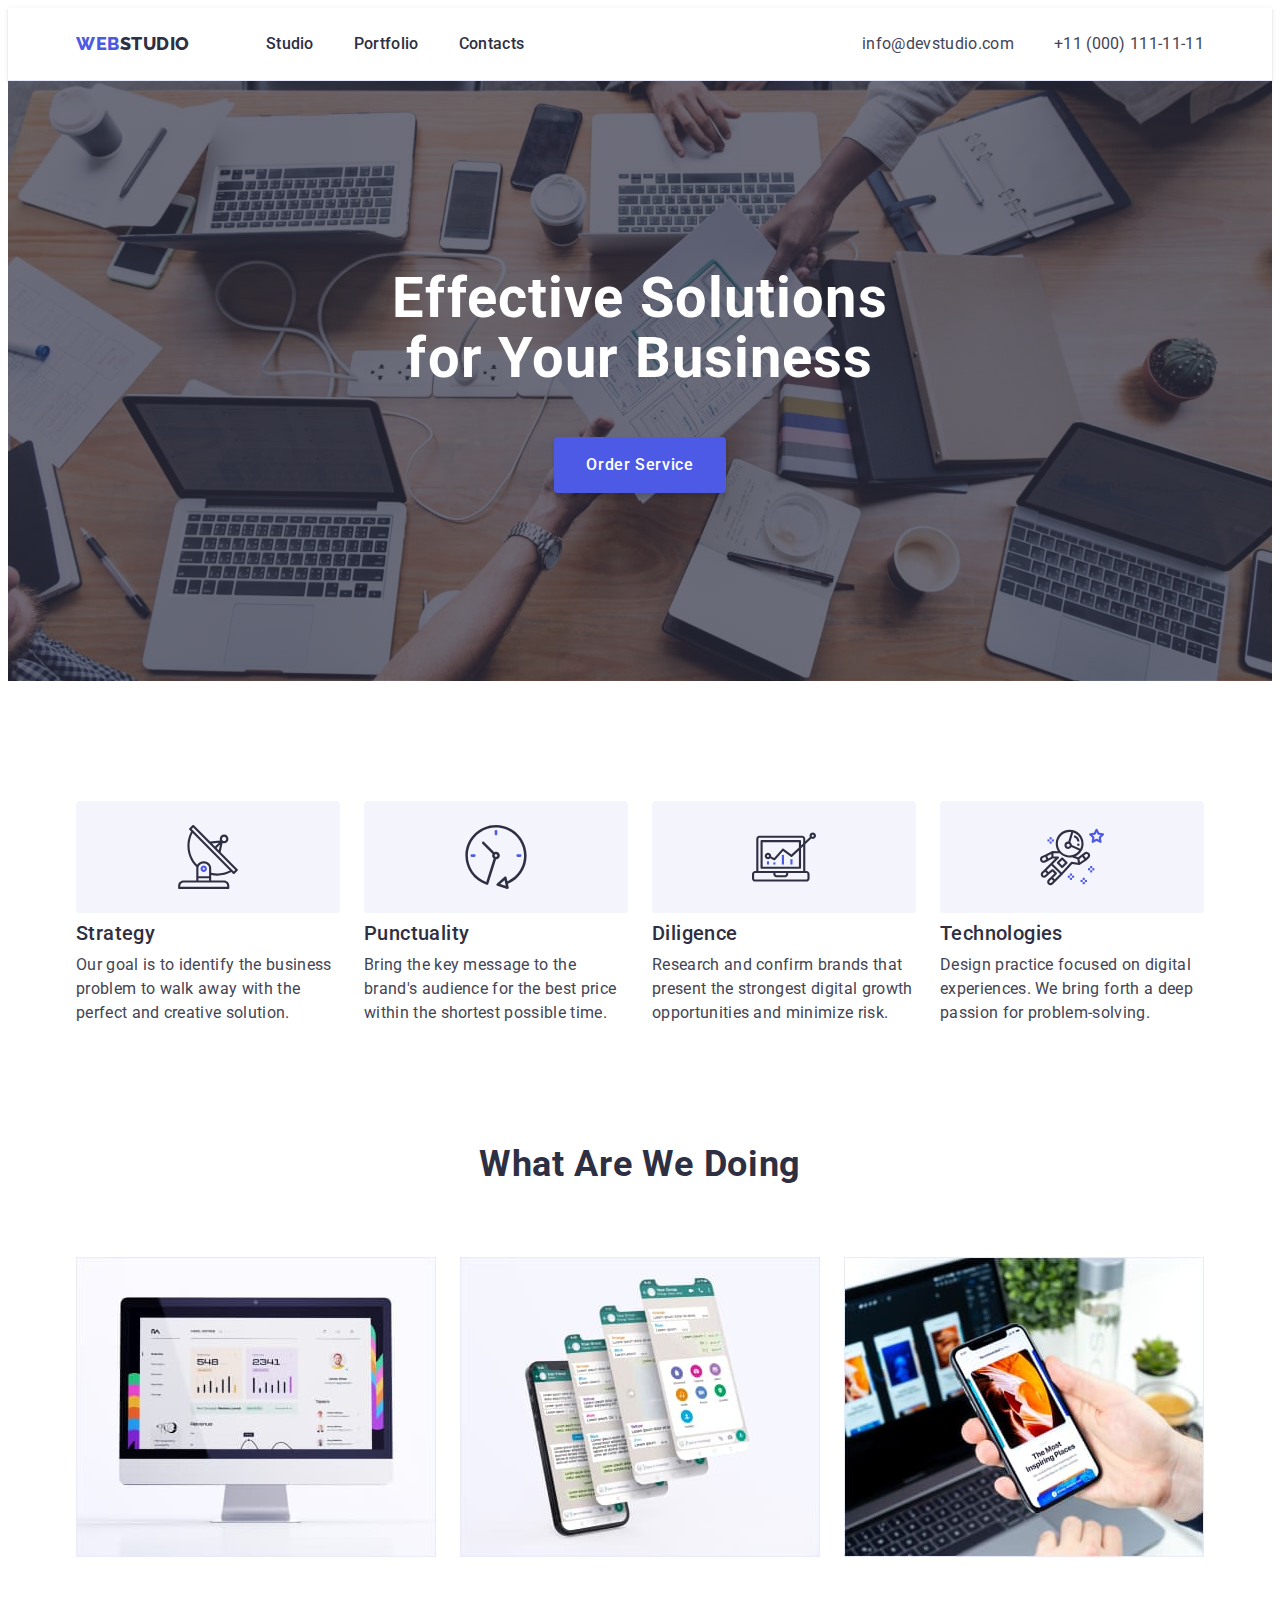
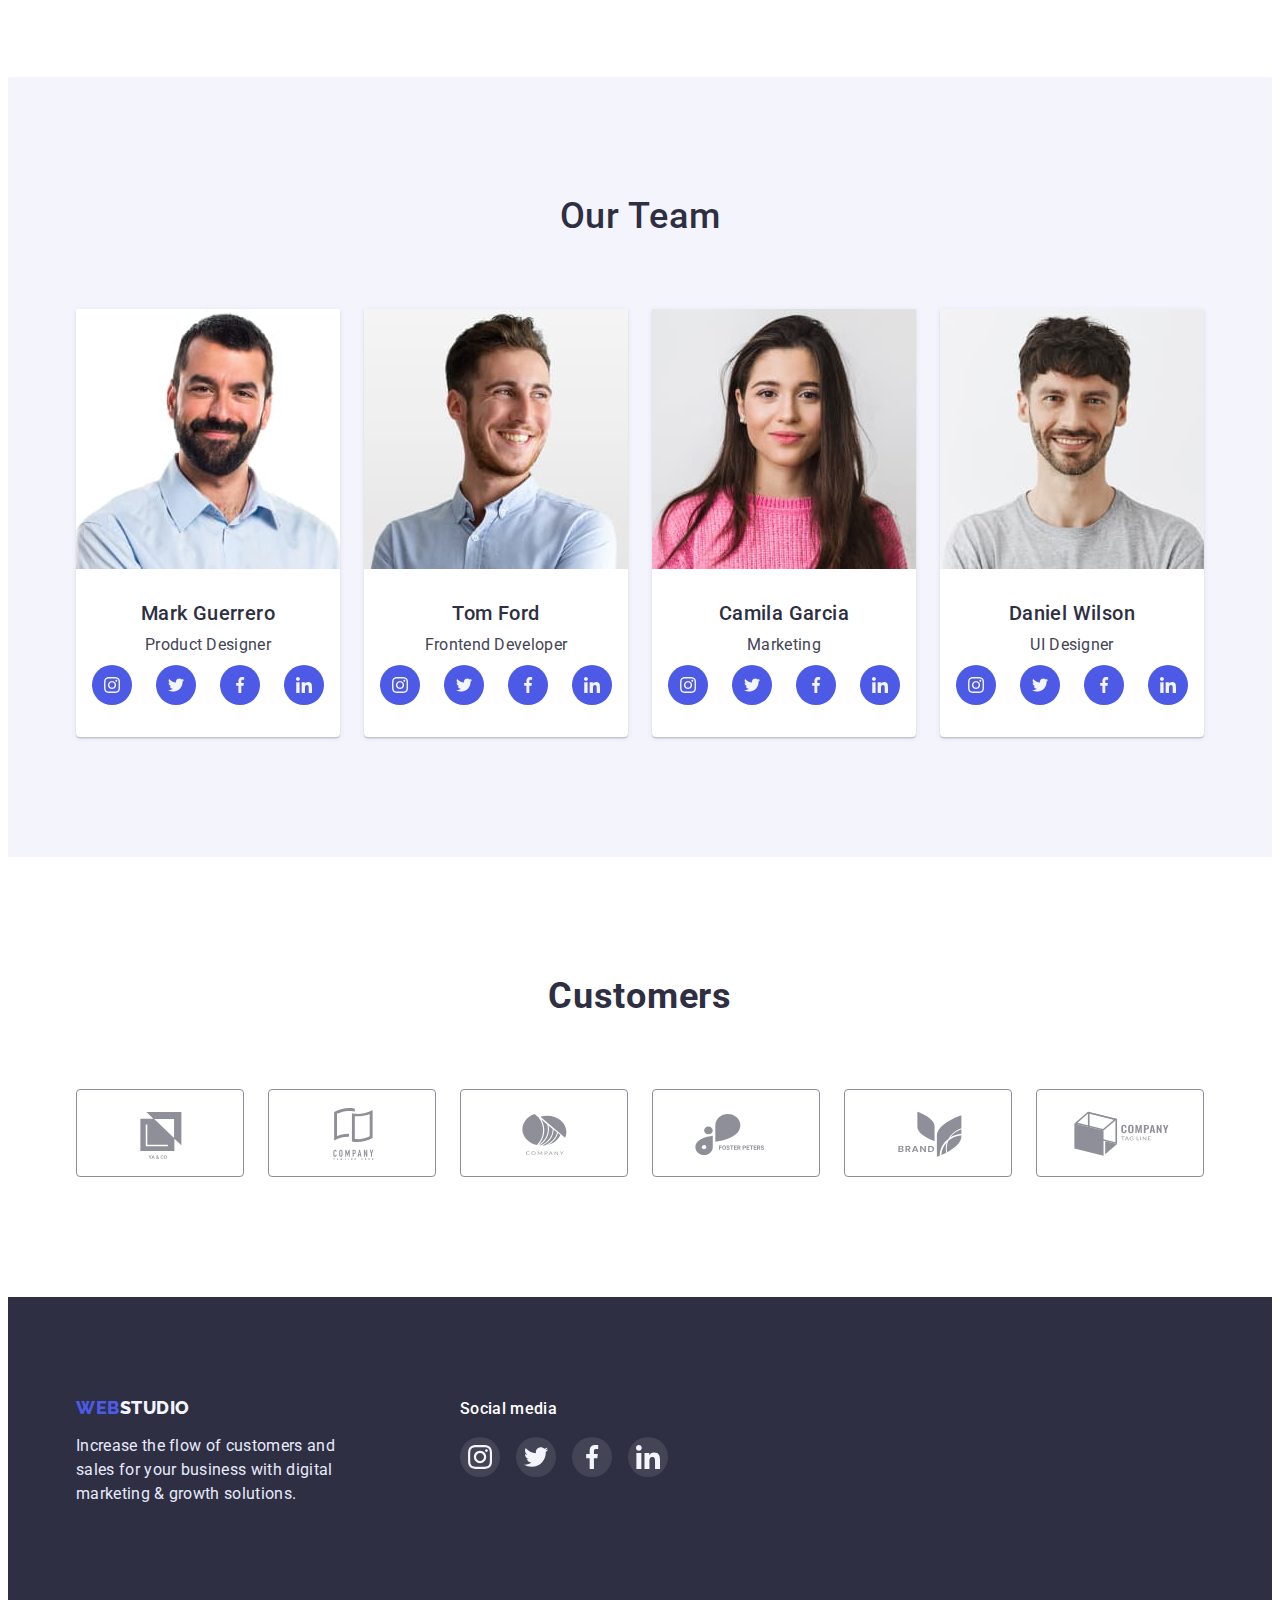
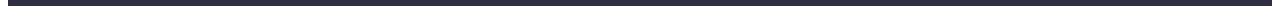
<file: index.html>
<!DOCTYPE html>
<html lang="en">

<head>
    <meta charset="UTF-8">
    <meta http-equiv="X-UA-Compatible" content="IE=edge">
    <meta name="viewport" content="width=device-width, initial-scale=1.0">
    <title>webstudio</title>
    <link rel="preconnect" href="https://fonts.googleapis.com">
    <link rel="preconnect" href="https://fonts.gstatic.com" crossorigin>
    <link
        href="https://fonts.googleapis.com/css2?family=Raleway:wght@800&family=Roboto:wght@400;500;700;900&display=swap"
        rel="stylesheet">
    <link rel="stylesheet" href="https://cdnjs.cloudflare.com/ajax/libs/modern-normalize/1.1.0/modern-normalize.min.css"
        integrity="sha512-wpPYUAdjBVSE4KJnH1VR1HeZfpl1ub8YT/NKx4PuQ5NmX2tKuGu6U/JRp5y+Y8XG2tV+wKQpNHVUX03MfMFn9Q=="
        crossorigin="anonymous" referrerpolicy="no-referrer" />
    <link rel="stylesheet" href="./css/styles.css">
</head>

<body>


    <!-------------------- HEADER--------------------->
    <header class="header">
        <div class="container header-container">
            <nav class="nav list header-nav">
                <a class="logo logo-header link" href="./index.html">Web<span class="logo-span link">Studio</span></a>

                <ul class="list header-container">
                    <li class="nav-link-item"><a class="nav-link link" href="./index.html">Studio</a></li>
                    <li class="nav-link-item"><a class="nav-link link" href="./portfolio.html">Portfolio</a></li>
                    <li class="nav-link-item"><a class="nav-link link" href="">Contacts</a></li>
                </ul>
            </nav>
            <address class="address">
                <ul class="list list-container">
                    <li class="mail-li  address-mail-li"><a class="mail link"
                            href="mailto:info@devstudio.com">info@devstudio.com</a></li>
                    <li class="mail-li"><a class="mail link" href="tel:+110001111111">+11 (000) 111-11-11</a></li>
                </ul>
            </address>
        </div>
    </header>
    <main class="main">
        <!-------------------- section 1--------------------->

        <section class="mainpage-hero">
            <div class="container hero-container">
                <h1 class="mainpage-hero-title">Effective Solutions for Your Business</h1>
                <button class="button-hero" type="button">Order Service</button>
            </div>
        </section>

        <!-------------------- section 2--------------------->

        <section class="offers">
            <div class="container offers-container">
                <h2 class="offers-list"></h2>
                <ul class="list offers-list-container">
                    <li class="offers-title">
                        <div class="icon-container">
                            <svg width="64" height="64" class="offer-icon">
                                <use href="./images/symbol-defs.svg#icon-antenna-1"></use>
                            </svg>
                        </div>
                      
                            <h3 class="offer-list-item">Strategy</h3>
                            <p class="text">Our goal is to identify the business
                                problem to walk away with the perfect and creative solution.</p>
                        
                    </li>
                    <li class="offers-title">
                        <div class="icon-container">
                            <svg width="64" height="64" class="offer-icon">
                                <use href="./images/symbol-defs.svg#icon-clock-1"></use>
                            </svg>
                        </div>
                        <div>
                            <h3 class="offer-list-item">Punctuality</h3>
                            <p class="text">Bring the key message to the brand's audience for the best price within the
                                shortest possible time.</p>
                        </div>
                    </li>
                    <li class="offers-title">
                        <div class="icon-container">
                            <svg width="64" height="64" class="offer-icon">
                                <use href="./images/symbol-defs.svg#icon-diagram-1"></use>
                            </svg>
                        </div>
                        <div>
                            <h3 class="offer-list-item">Diligence</h3>
                            <p class="text">Research and confirm brands that present the strongest digital growth
                                opportunities and minimize risk.</p>
                        </div>
                    </li>
                    <li class="offers-title">
                        <div class="icon-container">
                            <svg width="64" height="64" class="offer-icon">
                                <use href="./images/symbol-defs.svg#icon-astronaut-1"></use>
                            </svg>
                        </div>
                        <div>
                            <h3 class="offer-list-item">Technologies</h3>
                            <p class="text">Design practice focused on digital experiences. We bring forth a deep
                                passion for problem-solving.</p>
                        </div>
                    </li>
                </ul>
            </div>
        </section>



        <!-------------------- section 3--------------------->

        <section class="main-gallery">
            <div class="container main-gallery-container">
                <h2 class="main-gallery-text">What are we doing</h2>
                <ul class="list main-gallery-list">
                    <li class="main-gallery-img"><img class="gallery-img" src="./images/img1.1.jpg" alt="monitor"
                            width="360" /></li>
                    <li class="main-gallery-img"><img class="gallery-img" src="./images/img2.jpg" alt="mobail"
                            width="360" /></li>
                    <li class="main-gallery-img"><img class="gallery-img" src="./images/photo1.1.jpg" alt="mobail"
                            width="360" /></li>
                </ul>
            </div>
        </section>

        <!-------------------- section 4--------------------->

        <section class="team">
            <div class="container team-container">
                <h2 class="team-gellery">Our Team</h2>
                <ul class="list team-container-resume">
                    <li class="team-gellery-list">
                        <img src="./images/11.jpg" alt="photo1" width="264">
                        <div class="gallery-text">
                            <h3 class="team-gellery-text">Mark Guerrero</h3>
                            <p class="team-gellery-subtext">Product Designer</p>
                            <ul class="social list">
                                <li class="social-link"><a href="" class="link icon-social"><svg width="16" height="16"
                                            class="icon-svg">
                                            <use href="./images/symbol-defs.svg#icon-instagram-2"></use>
                                        </svg></a></li>
                                <li class="social-link"><a href="" class="link icon-social"><svg width="16" height="16"
                                            class="icon-svg">
                                            <use href="./images/symbol-defs.svg#icon-Group"></use>
                                        </svg></a></li>
                                <li class="social-link"><a href="" class="link icon-social"><svg width="16" height="16"
                                            class="icon-svg">
                                            <use href="./images/symbol-defs.svg#icon-facebook-1"></use>
                                        </svg></a></li>
                                <li class="social-link"><a href="" class="link icon-social"><svg width="16" height="16"
                                            class="icon-svg">
                                            <use href="./images/symbol-defs.svg#icon-linkedin-1"></use>
                                        </svg></a></li>
                            </ul>
                        </div>
                    </li>

                    <li class="team-gellery-list">
                        <img src="./images/12.jpg" alt="photo1" width="264">
                        <div class="gallery-text">
                            <h3 class="team-gellery-text">Tom Ford</h3>
                            <p class="team-gellery-subtext">Frontend Developer</p>
                            <ul class="social list">
                                <li class="social-link"><a href="" class="link icon-social"><svg width="16" height="16"
                                            class="icon-svg">
                                            <use href="./images/symbol-defs.svg#icon-instagram-2"></use>
                                        </svg></a></li>
                                <li class="social-link"><a href="" class="link icon-social"><svg width="16" height="16"
                                            class="icon-svg">
                                            <use href="./images/symbol-defs.svg#icon-Group"></use>
                                        </svg></a></li>
                                <li class="social-link"><a href="" class="link icon-social"><svg width="16" height="16"
                                            class="icon-svg">
                                            <use href="./images/symbol-defs.svg#icon-facebook-1"></use>
                                        </svg></a></li>
                                <li class="social-link"><a href="" class="link icon-social"><svg width="16" height="16"
                                            class="icon-svg">
                                            <use href="./images/symbol-defs.svg#icon-linkedin-1"></use>
                                        </svg></a></li>
                            </ul>
                        </div>
                    </li>
                    <li class="team-gellery-list">
                        <img src="./images/13.jpg" alt="photo1" width="264">
                        <div class="gallery-text">
                            <h3 class="team-gellery-text">Camila Garcia</h3>
                            <p class="team-gellery-subtext">Marketing</p>
                            <ul class="social list">
                                <li class="social-link"><a href="" class="link icon-social"><svg width="16" height="16"
                                            class="icon-svg">
                                            <use href="./images/symbol-defs.svg#icon-instagram-2"></use>
                                        </svg></a></li>
                                <li class="social-link"><a href="" class="link icon-social"><svg width="16" height="16"
                                            class="icon-svg">
                                            <use href="./images/symbol-defs.svg#icon-Group"></use>
                                        </svg></a></li>
                                <li class="social-link"><a href="" class="link icon-social"><svg width="16" height="16"
                                            class="icon-svg">
                                            <use href="./images/symbol-defs.svg#icon-facebook-1"></use>
                                        </svg></a></li>
                                <li class="social-link"><a href="" class="link icon-social"><svg width="16" height="16"
                                            class="icon-svg">
                                            <use href="./images/symbol-defs.svg#icon-linkedin-1"></use>
                                        </svg></a></li>
                            </ul>
                        </div>
                    </li>
                    <li class="team-gellery-list">
                        <img src="./images/14.jpg" alt="photo1" width="264">
                        <div class="gallery-text">
                            <h3 class="team-gellery-text">Daniel Wilson</h3>
                            <p class="team-gellery-subtext">UI Designer</p>
                            <ul class="social list">
                                <li class="social-link"><a href="" class="link icon-social"><svg width="16" height="16"
                                            class="icon-svg">
                                            <use href="./images/symbol-defs.svg#icon-instagram-2"></use>
                                        </svg></a></li>
                                <li class="social-link"><a href="" class="link icon-social"><svg width="16" height="16"
                                            class="icon-svg">
                                            <use href="./images/symbol-defs.svg#icon-Group"></use>
                                        </svg></a></li>
                                <li class="social-link"><a href="" class="link icon-social"><svg width="16" height="16"
                                            class="icon-svg">
                                            <use href="./images/symbol-defs.svg#icon-facebook-1"></use>
                                        </svg></a></li>
                                <li class="social-link"><a href="" class="link icon-social"><svg width="16" height="16"
                                            class="icon-svg">
                                            <use href="./images/symbol-defs.svg#icon-linkedin-1"></use>
                                        </svg></a></li>
                            </ul>   
                        </div>
                    </li>
                 </ul>
            </div>
        </section>
        <section class="customers">
           <div class="customers-wrap"> <h2 class="customers-text">Customers</h2>
            <ul class="list customers-list">
                <li class="customers-link"><a href="" class="customers-icon">
                        <svg width="104" height="56" class="customer-svg">
                            <use href="./images/symbol-defs.svg#icon-Logo"></use>
                        </svg></a></li>
                <li class="customers-link"><a href="" class="customers-icon">
                        <svg width="104" height="56" class="customer-svg">
                            <use href="./images/symbol-defs.svg#icon-Logo-1"></use>
                        </svg></a></li>
                <li class="customers-link"><a href="" class="customers-icon">
                        <svg width="104" height="56" class="customer-svg">
                            <use href="./images/symbol-defs.svg#icon-Logo-2"></use>
                        </svg></a></li>
                <li class="customers-link"><a href="" class="customers-icon">
                        <svg width="104" height="56" class="customer-svg">
                            <use href="./images/symbol-defs.svg#icon-Logo-3"></use>
                        </svg></a></li>
                <li class="customers-link"><a href="" class="customers-icon">
                        <svg width="104" height="56" class="customer-svg">
                            <use href="./images/symbol-defs.svg#icon-Logo-4"></use>
                        </svg></a></li>
                <li class="customers-link"><a href="" class="customers-icon">
                        <svg width="104" height="56" class="customer-svg">
                            <use href="./images/symbol-defs.svg#icon-Logo-5"></use>
                        </svg></a></li>
            </ul>
        </div>
        </section>
    </main>

    <!-- footer-->
    <footer class="footer">
        <div class="container container-footer">
            <div><a class="logo link logo-footer" href="index.html">Web<span
                        class="logo-span-footer link">Studio</span></a>
                <p class="footer-title">
                    Increase the flow of customers and sales for your business with digital marketing & growth
                    solutions.
                </p>
            </div>
            <div class="footer-social">
                <p class="footer-soc-text">Social media</p>
                <ul class="footer-soc-list list">
                    <li class="footer-icon-list">
                        <a href="" class="footer-link">
                            <svg width="24" height="24" class="footer-svg">
                                <use href="./images/symbol-defs.svg#icon-instagram-2">
                                </use>
                            </svg></a>
                    </li>
                    <li class="footer-icon-list">
                        <a href="" class="footer-link">
                            <svg width="24" height="24" class="footer-svg">
                                <use href="./images/symbol-defs.svg#icon-Group">
                                </use>
                            </svg></a>
                    </li>
                    <li class="footer-icon-list">
                        <a href="" class="footer-link">
                            <svg width="24" height="24" class="footer-svg">
                                <use href="./images/symbol-defs.svg#icon-facebook-1">
                                </use>
                            </svg></a>
                    </li>
                    <li class="footer-icon-list">
                        <a href="" class="footer-link">
                            <svg width="24" height="24" class="footer-svg">
                                <use href="./images/symbol-defs.svg#icon-linkedin-1">
                                </use>
                            </svg></a>
                    </li>
                </ul>
            </div>
        </div>

    </footer>

</body>

</html>
</file>
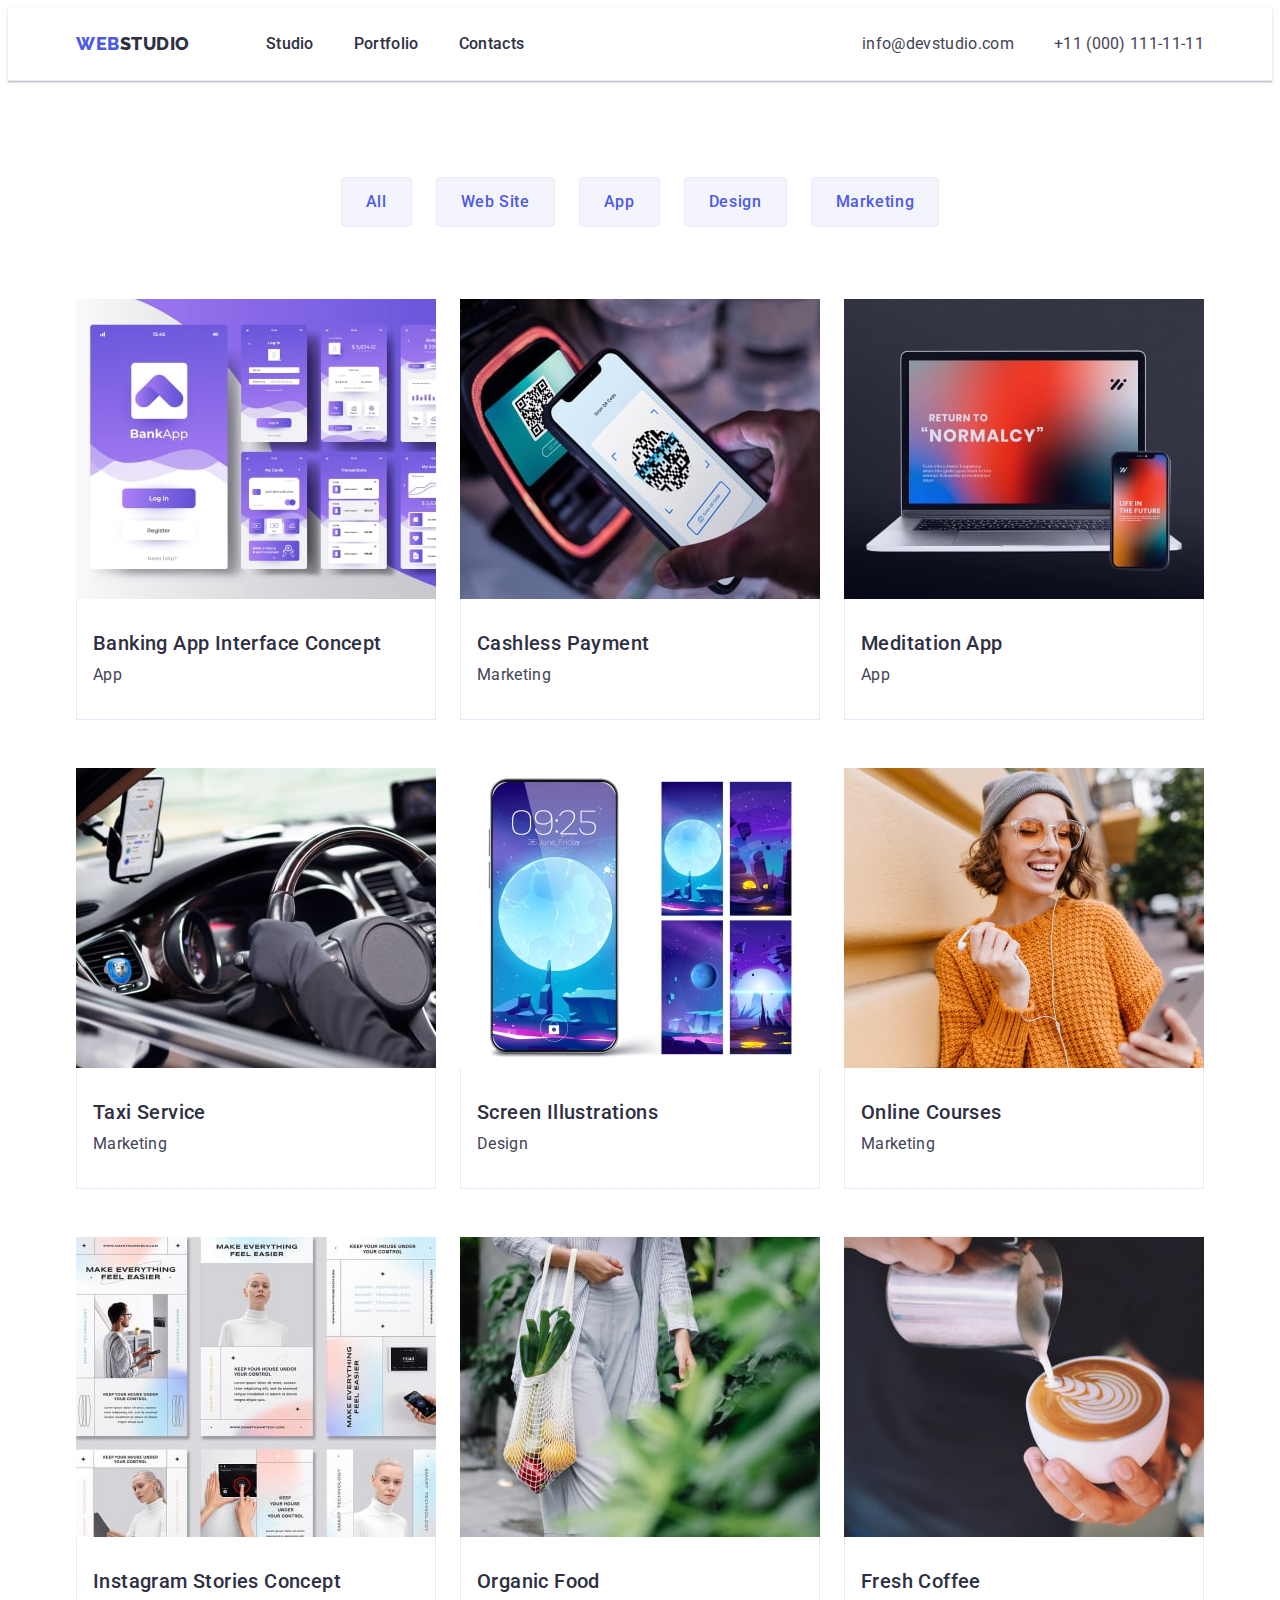
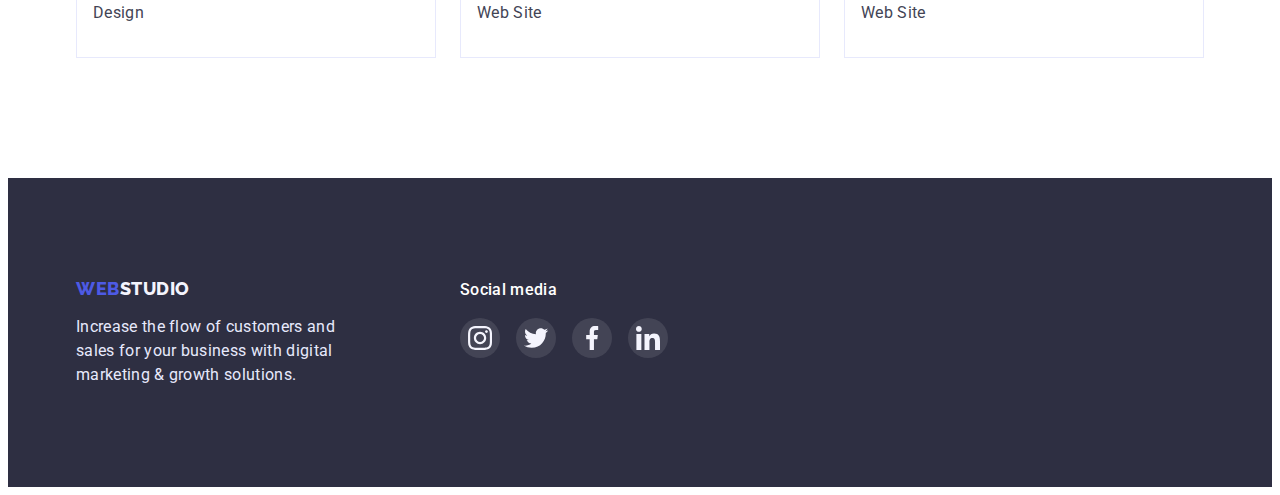
<file: portfolio.html>
<!DOCTYPE html>
<html lang="en">

<head>
    <meta charset="UTF-8">
    <meta http-equiv="X-UA-Compatible" content="IE=edge">
    <meta name="viewport" content="width=device-width, initial-scale=1.0">
    <title>webstudio</title>
    <link rel="preconnect" href="https://fonts.googleapis.com">
    <link rel="preconnect" href="https://fonts.gstatic.com" crossorigin>
    <link rel="stylesheet" href="https://cdnjs.cloudflare.com/ajax/libs/modern-normalize/1.1.0/modern-normalize.min.css"
        integrity="sha512-wpPYUAdjBVSE4KJnH1VR1HeZfpl1ub8YT/NKx4PuQ5NmX2tKuGu6U/JRp5y+Y8XG2tV+wKQpNHVUX03MfMFn9Q=="
        crossorigin="anonymous" referrerpolicy="no-referrer" />
    <link
        href="https://fonts.googleapis.com/css2?family=Raleway:wght@800&family=Roboto:wght@400;500;700;900&display=swap"
        rel="stylesheet">
    <link rel="stylesheet" href="./css/styles.css">
</head>

<body>


    <!-------------------- HEADER--------------------->
    <header class="header">
        <div class="container header-container">
            <nav class="nav list header-nav">
                <a class="logo logo-header link" href="./index.html">Web<span class="logo-span link">Studio</span></a>

                <ul class="list header-list-container">
                    <li class="nav-link-item"><a class="nav-link link" href="./index.html">Studio</a></li>
                    <li class="nav-link-item"><a class="nav-link link" href="./portfolio.html">Portfolio</a></li>
                    <li class="nav-link-item"><a class="nav-link link" href="">Contacts</a></li>
                </ul>
            </nav>
            <address class="address">
                <ul class="list list-container">
                    <li class="mail-li  address-mail-li"><a class="mail link"
                            href="mailto:info@devstudio.com">info@devstudio.com</a></li>
                    <li class="mail-li"><a class="mail link" href="tel:+110001111111">+11 (000) 111-11-11</a></li>
                </ul>
            </address>
        </div>
    </header>
    <main class="main">

        <section class="gallery-top">
            <div class="container">
                <h1 class="visually-hidden">main-title</h1>
                <ul class="hero hero-list list hero-list-item">
                    <li><button type="button" class="button">All</button></li>
                    <li><button type="button" class="button">Web Site</button></li>
                    <li><button type="button" class="button">App</button></li>
                    <li><button type="button" class="button">Design</button></li>
                    <li><button type="button" class="button">Marketing</button></li>
                </ul>
                <ul class="list main-photo">
                    <li class="main-photo-link">
                        <a class="link  main-link" href="">
                            <img class="img" src=".//images/img-min.jpg" alt="App screenes" width="360" height="300">
                            <div class="title-wrap">
                                <h2 class="gallery-title">Banking App Interface Concept</h2>
                                <p class="gallery-subtitle">App</p>
                            </div>
                        </a>
                    </li>
                    <li class="main-photo-link"><a class="link main-link" href="">
                            <img class="img" src=".//images/img2-min.jpg" alt="Payment by phone" width="360"
                                height="300">
                            <div class="title-wrap">
                                <h2 class="gallery-title">Cashless Payment</h2>
                                <p class="gallery-subtitle">Marketing</p>
                            </div>
                        </a>
                    </li>
                    <li class="main-photo-link"><a class="link main-link" href="">
                            <img class="img" src=".//images/img3g-min.jpg" alt="laptop skreen" width="360"
                                height="300">
                            <div class="title-wrap">
                                <h2 class="gallery-title">Meditation App</h2>
                                <p class="gallery-subtitle">App</p>
                            </div>
                        </a>
                    </li>
                    <li class="main-photo-link"><a class="link main-link" href="">
                            <img class="img" src=".//images/img4-min.jpg" alt="car" width="360" height="300">
                            <div class="title-wrap">
                                <h2 class="gallery-title">Taxi Service</h2>
                                <p class="gallery-subtitle">Marketing</p>
                            </div>
                        </a>
                    </li>
                    <li class="main-photo-link"><a class="link main-link" href="">
                            <img class="img" src=".//images/img5-min.jpg" alt="Screen Illustrations" width="360"
                                height="300">
                            <div class="title-wrap">
                                <h2 class="gallery-title">Screen Illustrations</h2>
                                <p class="gallery-subtitle">Design</p>
                            </div>
                        </a>
                    </li>
                    <li class="main-photo-link"><a class="link main-link" href="">
                            <img class="img" src=".//images/img6-min.jpg" alt="happy girl" width="360" height="300">
                            <div class="title-wrap">
                                <h2 class="gallery-title">Online Courses</h2>
                                <p class="gallery-subtitle">Marketing</p>
                            </div>
                        </a>
                    </li>
                    <li class="main-photo-link"><a class="link main-link" href="">
                            <img class="img" src=".//images/img7-min.jpg" alt="Instagram Stories" width="360"
                                height="300">
                            <div class="title-wrap">
                                <h2 class="gallery-title">Instagram Stories Concept</h2>
                                <p class="gallery-subtitle">Design</p>
                            </div>
                        </a>
                    </li>
                    <li class="main-photo-link"><a class="link main-link" href="">
                            <img class="img" src=".//images/img8-min.jpg" alt="back with vegetables" width="360"
                                height="300">
                            <div class="title-wrap">
                                <h2 class="gallery-title">Organic Food</h2>
                                <p class="gallery-subtitle">Web Site</p>
                            </div>
                        </a>
                    </li>
                    <li class="main-photo-link"><a class="link main-link" href="">
                            <img class="img" src=".//images/img9-min.jpg" alt="cup of Coffee" width="360"
                                height="300">
                            <div class="title-wrap">
                                <h2 class="gallery-title">Fresh Coffee</h2>
                                <p class="gallery-subtitle">Web Site</p>
                            </div>
                        </a>
                    </li>
                </ul>
            </div>
        </section>
    </main>
    <!-- footer-->
    <!-- footer-->
    <footer class="footer">
        <div class="container container-footer">
            <div><a class="logo link logo-footer" href="index.html">Web<span
                        class="logo-span-footer link">Studio</span></a>
                <p class="footer-title">
                    Increase the flow of customers and sales for your business with digital marketing & growth
                    solutions.
                </p>
            </div>
            <div class="footer-social">
                <p class="footer-soc-text">Social media</p>
                <ul class="footer-soc-list list">
                    <li class="footer-icon-list">
                        <a class="footer-link">
                            <svg width="24" height="24" class="footer-svg">
                                <use href="./images/symbol-defs.svg#icon-instagram-2">
                                </use>
                            </svg></a>
                    </li>
                    <li class="footer-icon-list">
                        <a class="footer-link">
                            <svg width="24" height="24" class="footer-svg">
                                <use href="./images/symbol-defs.svg#icon-Group">
                                </use>
                            </svg></a>
                    </li>
                    <li class="footer-icon-list">
                        <a class="footer-link">
                            <svg width="24" height="24" class="footer-svg">
                                <use href="./images/symbol-defs.svg#icon-facebook-1">
                                </use>
                            </svg></a>
                    </li>
                    <li class="footer-icon-list">
                        <a class="footer-link">
                            <svg width="24" height="24" class="footer-svg">
                                <use href="./images/symbol-defs.svg#icon-linkedin-1">
                                </use>
                            </svg></a>
                    </li>
                </ul>
            </div>
        </div>

    </footer>
</body>

</html>
</file>
<file: css/styles.css>
:root{
    --iris:#4D5AE5;
    --ocean:#404BBF;
    --naviblue: #2E2F42;
    --green:#31D0AA;
    --slate:#434455;
    --laightslate:#8E8F99;
    --cornflower:#E7E9FC;
    --cloud:#F4F4FD;
    --navibluemodal:#2E2F42 40 %;
    --grey:#2E2F42 70 %;
}

/**--------------RESET------------*/
*,
*::before,
*::after{
box-sizing: border-box;
}

h1,
h2,
h3,
h4,
h5,
h6,
p{margin: 0;
}

 button{
    cursor: pointer;
}

 img{
    display: block;
    max-width: 100%;
    height: auto;
}

 ul{
    padding-left: 0;
margin: 0;
}

/*---------body--------*/



body {font-family: "Roboto", sans-serif;
    color: #434455 ;
    background-color: #FFFFFF;
 }



 
 .header{
    border-bottom: 1px solid #E7E9FC;
    box-shadow: 0px 1px 6px 0px rgba(46, 47, 66, 0.08),
     0px 1px 1px 0px rgba(46, 47, 66, 0.16),
     0px 2px 1px 0px rgba(46, 47, 66, 0.08);
 }

/* -------logo---------- */
.logo {
font-family: 'Raleway' ,sans-serif ;
font-weight: 800;
font-size: 18px;
line-height: 1.17;
color:var(--iris);
letter-spacing: 0.03em;
text-transform: uppercase;
}
.logo-header{
    display: block;
    padding-top: 24px;
    padding-bottom: 24px;
    margin-right:  76px;

}
.list-container{
    display: block;
}
.list.header-container{ 
    border: none;
}
.logo-span{
    color:var(--naviblue);
   }
    

    .logo link{text-decoration: none;}
   
    .logo-span-footer{
        font-family: 'Raleway' ,sans-serif ;
        font-weight: 800;
        font-size: 18px;
        line-height: 1.17;
        color:var(--cloud);
        letter-spacing: 0.03em;
        text-transform: uppercase;
        }
       
    


/* -----------nav----------- */
.container{
    width: 1158px;
    padding-left: 15px; 
    padding-right: 15px;
    margin: 0 auto;
 }

.header-container{
     display: flex;
     justify-content: space-between;
     
}  
.header-list-container{
    display: flex;
    
}

.header-nav{
    display: flex;
    align-items: center;

}


.nav:hover{ 
color: var(--iris);
}

.nav:active{
color: var(--iris);
}

.nav:focus{
color: var(--iris);  
}
.nav-link { 
    font-weight: 500;
    line-height: 1.5;
    letter-spacing: 0.02em;
    color: var(--naviblue);
    display: block;
    padding-top: 24px;
    padding-bottom: 24px;

}
.nav-link-item{

    margin-right:40px;
}
.nav-link-item:hover { 
    color:var(--ocean);
}
.nav-link-item:active{
    color:var(--ocean);
}
.nav-link-item:focus{
    color:var(--ocean);
}




.address{
    display: flex;
    font-style: normal;
    
    
    
}
.list-container{
    display: flex;
    align-items: center;
    justify-content: center;

    
}
.mail {
 
    font-weight: 400;
    font-size: 16px;
    line-height: 1.5;
    letter-spacing: 0.02em;
    color:var(--slate);
    display: block;
padding-top: 24px;
padding-bottom: 24px;
}
.tel {
    
    font-weight: 400;
    font-size: 16px;
    line-height: 1.5;
    letter-spacing: 0.02em;
    color:var(--slate);
}
.mail cursor{ align-self: start;}
.mail-li:hover{
    color: var(--ocean);
}
.mail-li:focus{
    color:var(--ocean);
}
.mail-li:active{
    color:var(--ocean);
   
}
.address-mail-li{
    margin-right: 40px;
}

.tel , .mail{cursor: pointer;} 
.tel-li:hover{
    color:var(--ocean);
}
.tel:focus{
    color:var(--ocean);
}
.tel:active{
    color:var(--ocean);
}





/* -----------hero---------------- */
   
   
.list{
    list-style: none}
.link{
     text-decoration: none;
}
.hero-container{
    text-align: center;
}
 .hero{
    font-weight: 500;
    font-size: 16px;
    line-height: 1.5; 
  
    
  }
  



.hero:hover {  color: var(--iris); }
.hero:active{ color: var(--iris);}
.hero:focus{ color: var(--iris);}


.hero-list-item{ 
    font-weight: 500;
    font-size: 16px;
    line-height: 1.5 ;
    display: flex; 
    justify-content: center;
    gap: 24px;
   margin-bottom: 72px;
    
    }




.mainpage-hero{
    max-width: 1440px; 
    margin-left: auto;
    margin-right: auto;
    background-color: var(--naviblue);
    padding-top: 188px;
    padding-bottom: 188px;
    background-image: linear-gradient(rgba(46, 47, 66, 0.7),rgba(46, 47, 66, 0.7)),url(../images/people-office1.jpg);
    background-repeat: no-repeat;
    background-position: center;
    background-size: cover;
    
      
}
.mainpage-hero-title{
    font-size: 56px;
    text-align: center;
    letter-spacing: 0.02em;
    color:#ffffff;
    line-height: 1.07;
    width: 496px;
    margin: 0 auto;
}
   
 
  


.button{ 
    font-family:"Roboto", sans-serif;
    font-weight: 500;
    font-size: 16px;
    line-height: 1.5;
    color: var(--iris);
    letter-spacing: 0.04em;
    padding-top: 12px;
    padding-bottom: 12px;
    padding-left: 24px;
    padding-right: 24px;
    background:var(--cloud);
    border: 1px solid #E7E9FC;
    border-radius: 4px;
    

  
}

.button:hover{
    background: var(--iris); color: #ffffff;
    border-color:transparent;
    box-shadow: 0px 3px 1px rgba(0, 0, 0, 0.1), 0px 2px 1px rgba(0, 0, 0, 0.08),
     0px 2px 2px rgba(0, 0, 0, 0.12);
}
.button:focus{
    background: var(--iris); color: #ffffff;
    border-color:transparent;
    box-shadow: 0px 3px 1px rgba(0, 0, 0, 0.1), 0px 2px 1px rgba(0, 0, 0, 0.08),
     0px 2px 2px rgba(0, 0, 0, 0.12);
}
.button:active{
    background: var(--iris); color: #ffffff;
    box-shadow: 0px 3px 1px rgba(0, 0, 0, 0.1), 0px 2px 1px rgba(0, 0, 0, 0.08),
     0px 2px 2px rgba(0, 0, 0, 0.12);

}



.button-hero{ 
    
    font-family: "Roboto", sans-serif;
    font-weight: 500;
    font-style: normal;
    font-size: 16px;
    line-height: 1.5;
    min-width: 169px;
 
    border: none;
    border-radius: 4px;
    box-shadow: 0px 4px 4px rgba(0, 0, 0, 0.15);
    letter-spacing: 0.04em;
    background-color:var(--iris);
    color: #FFFFFF;
    margin-top: 48px;
    padding-top: 16px;
    padding-right: 32px; 
    padding-bottom: 16px;
    padding-left: 32px;
}
  
.button-hero:hover{ background-color: var(--ocean);}

.button-hero:focus{ background-color: var(--ocean);}




/*****---------------- offers------------------ */

.offers-list-container{ 
    display: flex;
    gap: 24px;
}
.offers-container{
    
}
.offers-title{
   flex-basis: auto;
width: 264px;
}

.offers-list{
    font-weight: 500;
    line-height: 1.2;
    letter-spacing: 0.02;
    color: var(--naviblue);
    font-size: 36px;
    text-align: center;
    text-transform: capitalize;
}
.offer-list-item{
font-weight: 500;
font-size: 20px;
line-height:1.2 ;
letter-spacing: 0.02em;
color: var(--naviblue);
margin-bottom: 8px;}

/* .offer-list-item::before{
    display: block;
    width: 264px;
    height: 112px;
    content:"";
    background-image: url(../i);} */




.offers{
    padding-top: 120px;
    padding-bottom: 120px;

}
.icon-container{
    width: 264px; 
    height: 112px;
    display: flex;
    align-items: center;
    justify-content: center;
   margin-bottom: 8px;
    background: #F4F4FD;
    border-radius: 4px;
}
.text{
        font-weight: 400;
        font-size: 16px;
        line-height: 1.5;
        letter-spacing: 0.02em;
        color:var(--slate);  
}


/******* ------------gallery------------- */

.main-gallery{
    padding-bottom: 120px;

}
.gallery-text{
    padding-top: 32px;
    padding-right: 16px;
    padding-bottom: 32px;
    padding-left: 16px;
}
.main-gallery-list{
    display: flex;
    gap:24px;
    
}
.main-gallery-text{
    font-size: 36px;
    line-height: 1.11;
    text-align: center;
    letter-spacing: 0.02em;
    text-transform: capitalize;
    color: var(--naviblue);
    margin-bottom: 72px;
   
}
.main-link{
    display: block;
}
.main-link:hover{
    box-shadow: 0px 1px 6px rgba(46, 47, 66, 0.08), 0px 1px 1px rgba(46, 47, 66, 0.16), 0px 2px 1px rgba(46, 47, 66, 0.08); 
}
.main-link:focus{
    box-shadow: 0px 1px 6px rgba(46, 47, 66, 0.08), 0px 1px 1px rgba(46, 47, 66, 0.16), 0px 2px 1px rgba(46, 47, 66, 0.08); 
}
.gallery-top{
    padding-top: 96px;
    padding-bottom: 120px;

}
.gallery-title{
    font-weight: 500;
font-size: 20px;
line-height: 1.2;
letter-spacing: 0.02em;
color:var(--naviblue);
margin-bottom: 8px;


}
.gallery-subtitle{

font-size: 16px;
line-height: 1.5;
letter-spacing: 0.02em;
color:var(--slate);

}
.main-gallery-img{

    width: 360px;
}
/*-------------team---------------------*/

.team{
     background:var(--cloud);
    padding-bottom: 120px;
    padding-top: 120px;
 }
    .team-container{
    }
.team-container-resume{
    
    display: flex;
    gap: 24px;
}

.team-gellery{
background-color:var(--cloud);
font-weight: 500;
font-size: 36px;
line-height: 1.11;
text-align: center;
letter-spacing: 0.02em;
text-transform: capitalize;
color: var(--naviblue);
margin-bottom: 72px;

}
.team-gellery-list{
background-color: #FFFFFF;
width: 264px;
border-radius: 0px 0px 4px 4px;
box-shadow: 0px 1px 6px rgba(46, 47, 66, 0.08), 0px 1px 1px rgba(46, 47, 66, 0.16), 0px 2px 1px rgba(46, 47, 66, 0.08);


}

.team-gellery-text{
    font-weight: 500;
    font-size: 20px;
    line-height: 1.2;
    text-align: center;
    letter-spacing: 0.02em;
    color: var(--naviblue);
    margin-bottom: 8px;
  
}
.team-gellery-subtext{
    font-size: 16px;
    line-height: 1.5;
    text-align: center;
    letter-spacing: 0.02em;
    color: var(--slate);
    margin-bottom: 8px;

}
.social{
    display: flex;
    gap: 24px;
    justify-content: center;
}
.social-link{
    
    width: 40px;
    height: 40px;
   
   
    
}
.icon-social:hover{background-color: var(--ocean);
    
}


.icon-social:focus{background-color: var(--ocean);
    
}
.icon-social{
    display: flex;
    align-items: center;
    justify-content: center;
    width: 100%;
    height: 100%;
    background-color: var(--iris);
    border-radius: 50%;
}
.icon-svg{

}
/* ----------CUSTOMERS---------------- */

.customers{
    padding-top: 120px;
    padding-bottom: 120px;


}
.customers-container{ 
    display: flex;
    align-items: center;
    justify-content: center;

   
}
.customers-wrap{   

 
}
.customers-text{
    font-family: 'Roboto';
    font-size: 36px;
    line-height: 1.11em;
    text-align: center;
    letter-spacing: 0.02em;
    text-transform: capitalize;
    color:var(--naviblue);
    margin:auto;  
    margin-bottom: 72px; 
}
.customers-list{
    display: flex;
    gap: 24px;
    justify-content: center; 
  
}
.customers-link{
    width: 168px;
    height: 88px;
}

.customers-icon{
    width: 100%;
    height: 100%;
    display: flex;
    justify-content: center;
    align-items: center;
    box-shadow: (0px 4px 4px rgba(0, 0, 0, 0.25)),
    (0px 4px 4px rgba(0, 0, 0, 0.25));
    border-radius: 4px;
    border: 1px solid var(--laightslate);
    fill: var(--laightslate);
}
 
.customers-icon:hover{
    border: 1px solid var(--ocean);
    fill:var(--ocean);
 } 

.customers-icon:focus{
   border: 1px solid var(--ocean);
    fill:var(--ocean);
 } 


.customers-svg{  
    justify-content: center;
    align-content: center;
 }  


/* ---------footer----------- */
.footer{
    display: flex;
    background-color:var(--naviblue);
    color:#ffffff;
    padding-top: 100px;
    padding-bottom: 100px;}
    
.container-footer{
    display: flex;
    align-items: baseline;
  


}
    .footer-title{
font-size: 16px;
line-height: 1.5;
letter-spacing: 0.02em;
color:var(--cornflower);
max-width: 264px;
height: 72px;

}
 .footer-social{
    margin-left: 120px;
   

 }    

.footer-soc-text{
    font-family: 'Roboto';
    font-weight: 500;
    font-size: 16px;
    line-height: 1.5;
    letter-spacing: 0.02em;
    color: #FFFFFF;
    margin-bottom: 16px;

   
}

.footer-soc-list{
display: flex;
gap:16px;
justify-content: center;
align-items: center;
}

.footer-icon-list{

    width: 40px;
    height: 40px;
}

.footer-link{
    width: 100%;
    height: 100%;
    display: flex;
    border-radius: 50%;
    background-color: rgba(255,255,255,0.1);
    justify-content: center;
    align-items: center;


}
.footer-link:hover{background-color: var(--green);}
.footer-link:focus{background-color: var(--green);}


.footer-svg{
fill:#FFFFFF

}


.logo-footer{
display: inline-block;
  margin-bottom: 16px;
   
}
.main-photo{
    display: flex;
    flex-wrap: wrap;
    gap: 24px;
    row-gap: 48px;
}
.main-photo-link{
    width: 360px;
    background: #FFFFFF;
}
.title-wrap{
    padding-left: 16px;
    padding-right: 16px;
    padding-top: 32px;
    padding-bottom: 32px;
    border-left: 1px solid #E7E9FC;
    border-bottom: 1px solid #E7E9FC;
    border-right: 1px solid #E7E9FC;
}
.visually-hidden {
    position: absolute;
      white-space: nowrap;
      width: 1px;
      height: 1px;
      overflow: hidden;
      border: 0;
      padding: 0;
      clip: rect(0 0 0 0);
      clip-path: inset(50%);
      margin: -1px;
  }
</file>
